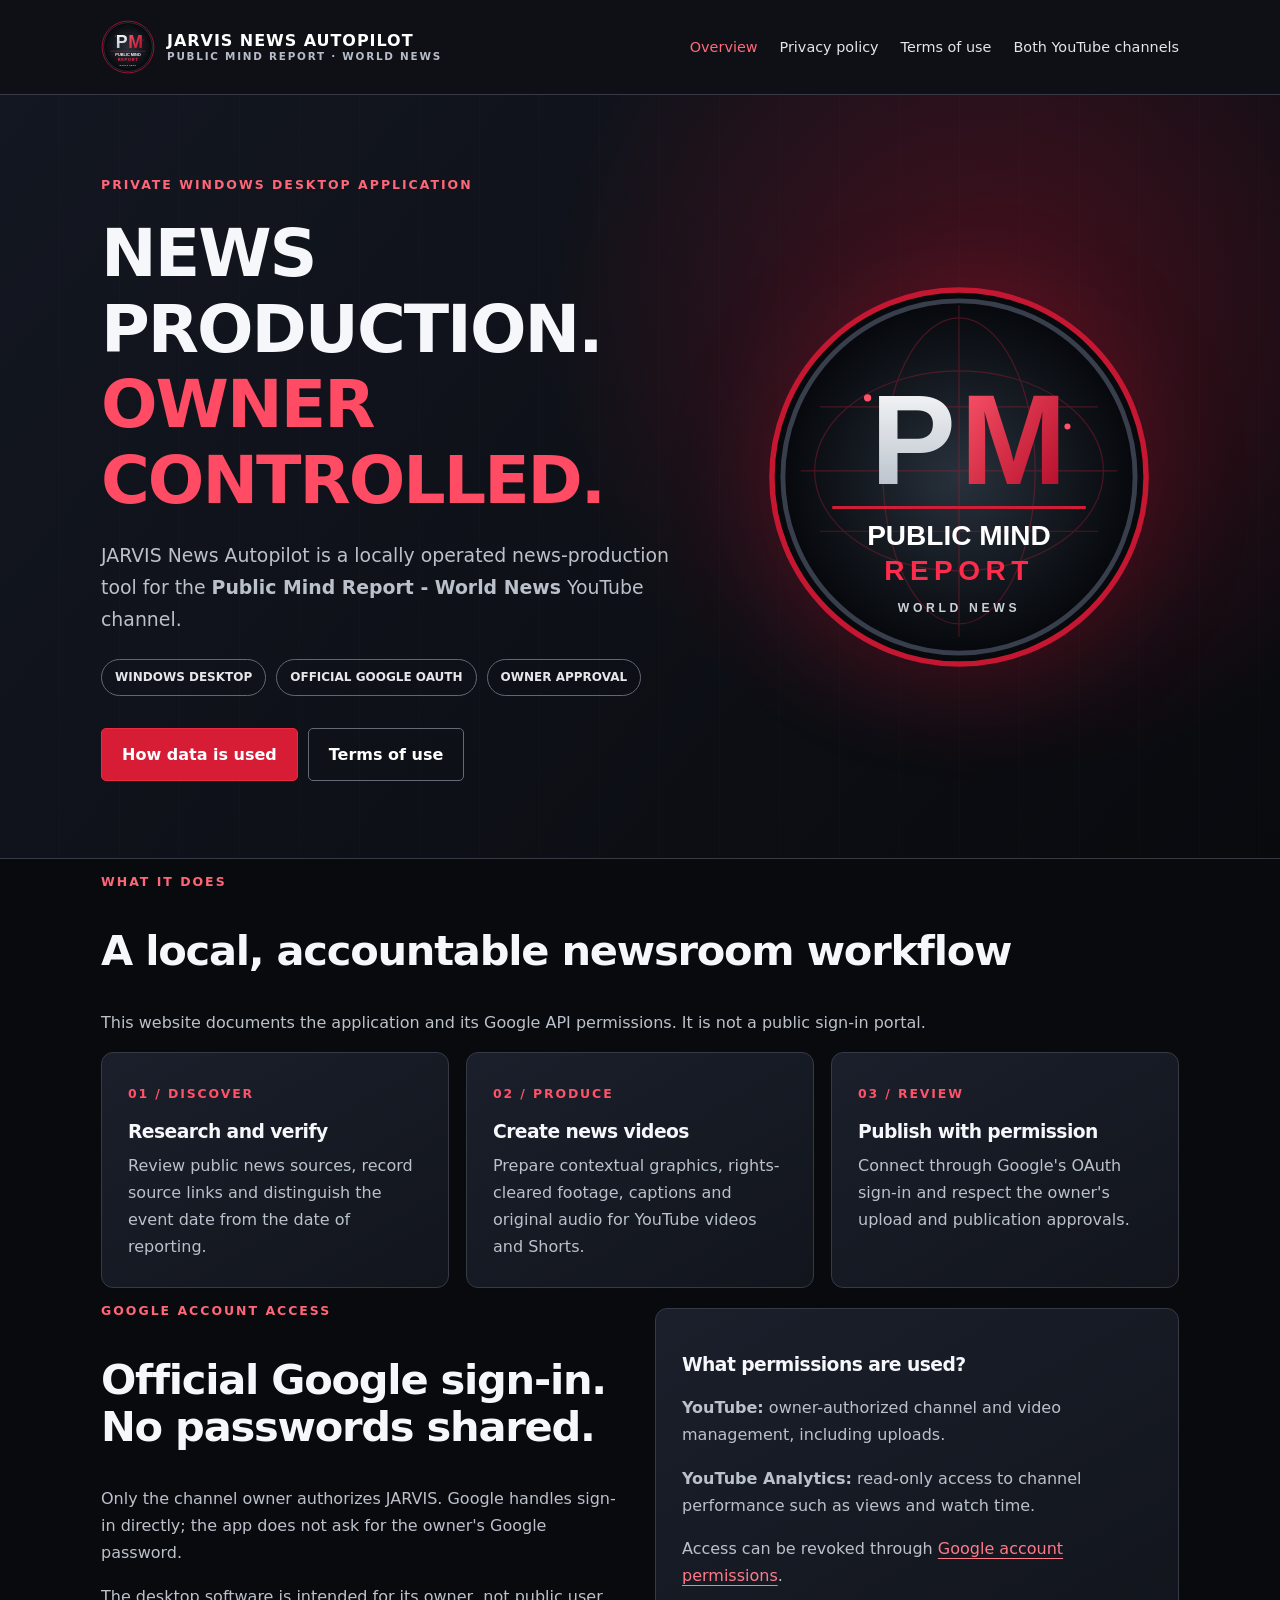
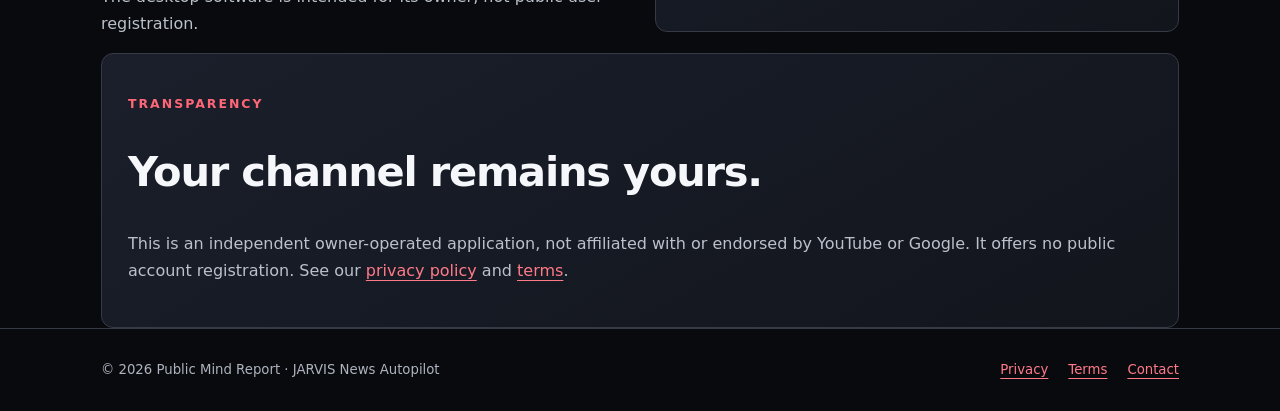
<file: app.html>
<!doctype html>
<html lang="en"><head><meta charset="utf-8"><meta name="viewport" content="width=device-width,initial-scale=1"><meta name="description" content="Private local video-news application with Google OAuth for Public Mind Report."><meta name="theme-color" content="#090a0e"><title>Official application information | JARVIS News Autopilot</title><link rel="icon" href="assets/pm-emblem.svg" type="image/svg+xml"><link rel="stylesheet" href="styles.css"><link rel="canonical" href="https://soundverse7.github.io/jarvis-news-oauth-info/app.html"></head>
<body><header><div class="shell"><a class="brand" href="index.html"><img src="assets/pm-emblem.svg" alt="Public Mind Report logo"><span>JARVIS NEWS AUTOPILOT<small>PUBLIC MIND REPORT · WORLD NEWS</small></span></a><nav aria-label="Main navigation"><a href="index.html" aria-current="page">Overview</a><a href="privacy.html" >Privacy policy</a><a href="terms.html">Terms of use</a><a href="channels.html">Both YouTube channels</a></nav></div></header><main><div class="hero"><div class="shell"><div><p class="eyebrow">Private Windows desktop application</p><h1>News production.<br><em>Owner controlled.</em></h1><p class="lead">JARVIS News Autopilot is a locally operated news-production tool for the <strong>Public Mind Report - World News</strong> YouTube channel.</p><div class="chips"><span>Windows desktop</span><span>Official Google OAuth</span><span>Owner approval</span></div><a class="button" href="privacy.html">How data is used</a><a class="button alt" href="terms.html">Terms of use</a></div><img src="assets/pm-emblem.svg" alt="Red and silver Public Mind Report globe emblem" width="390" height="390"></div></div><section class="shell"><p class="kicker">What it does</p><h2>A local, accountable newsroom workflow</h2><p>This website documents the application and its Google API permissions. It is not a public sign-in portal.</p><div class="cards"><article class="card"><strong>01 / DISCOVER</strong><h3>Research and verify</h3><p>Review public news sources, record source links and distinguish the event date from the date of reporting.</p></article><article class="card"><strong>02 / PRODUCE</strong><h3>Create news videos</h3><p>Prepare contextual graphics, rights-cleared footage, captions and original audio for YouTube videos and Shorts.</p></article><article class="card"><strong>03 / REVIEW</strong><h3>Publish with permission</h3><p>Connect through Google's OAuth sign-in and respect the owner's upload and publication approvals.</p></article></div></section><section class="shell split"><div><p class="kicker">Google account access</p><h2>Official Google sign-in. No passwords shared.</h2><p>Only the channel owner authorizes JARVIS. Google handles sign-in directly; the app does not ask for the owner's Google password.</p><p>The desktop software is intended for its owner, not public user registration.</p></div><div class="panel"><h3>What permissions are used?</h3><p><strong>YouTube:</strong> owner-authorized channel and video management, including uploads.</p><p><strong>YouTube Analytics:</strong> read-only access to channel performance such as views and watch time.</p><p>Access can be revoked through <a href="https://myaccount.google.com/permissions">Google account permissions</a>.</p></div></section><section class="shell"><div class="panel"><p class="kicker">Transparency</p><h2>Your channel remains yours.</h2><p>This is an independent owner-operated application, not affiliated with or endorsed by YouTube or Google. It offers no public account registration. See our <a href="privacy.html">privacy policy</a> and <a href="terms.html">terms</a>.</p></div></section></main><footer><div class="shell"><span>© 2026 Public Mind Report · JARVIS News Autopilot</span><div class="footer-links"><a href="privacy.html">Privacy</a><a href="terms.html">Terms</a><a href="https://github.com/SoundVerse7/jarvis-news-oauth-info/issues">Contact</a></div></div></footer></body></html>
</file>
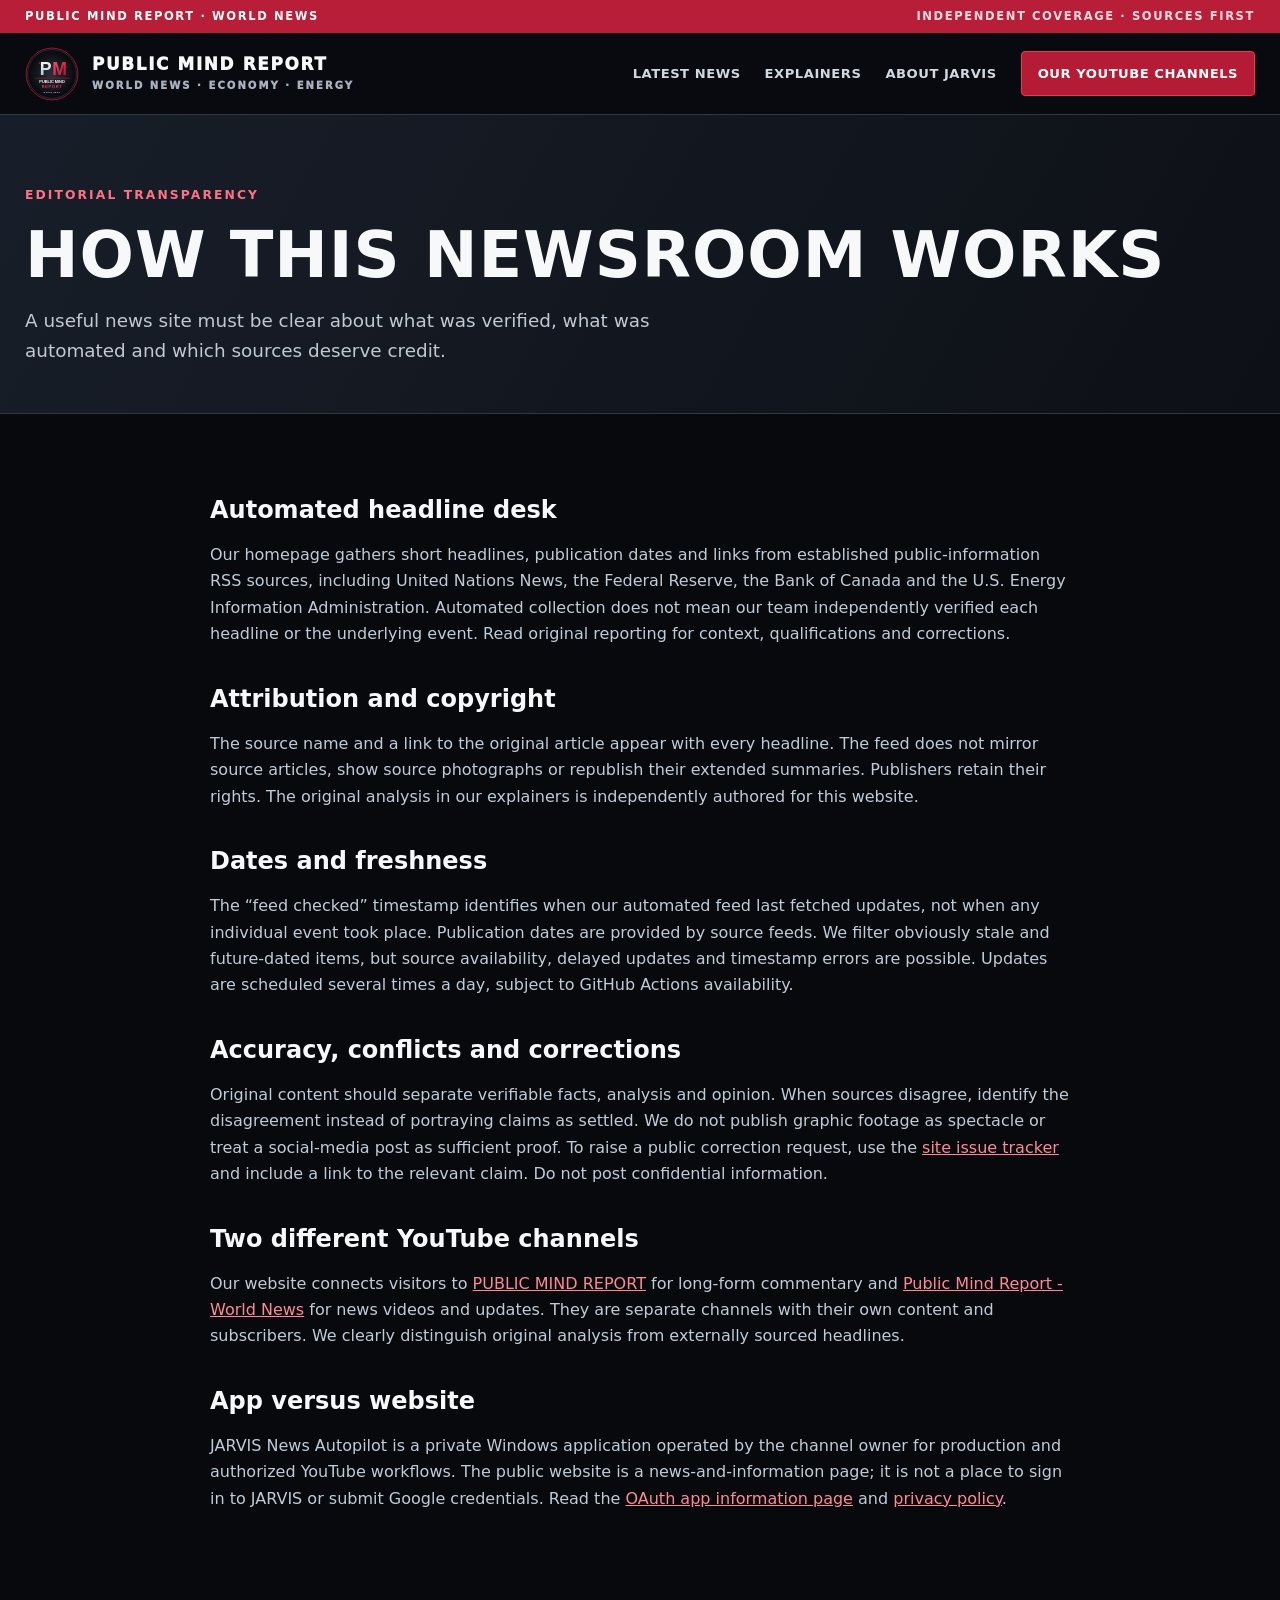
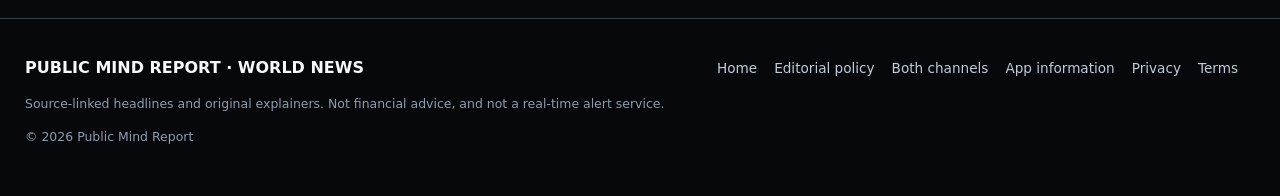
<file: editorial.html>
<!doctype html><html lang="en"><head><meta charset="utf-8"><meta name="viewport" content="width=device-width,initial-scale=1"><meta name="theme-color" content="#08090d"><meta name="description" content="Editorial transparency and source standards for the Public Mind Report automated headline desk and original explainers."><title>Editorial policy | Public Mind Report</title><link rel="icon" type="image/svg+xml" href="assets/pm-emblem.svg"><link rel="stylesheet" href="assets/newsroom.css"></head><body><div class="topline"><div class="container"><span>PUBLIC MIND REPORT · WORLD NEWS</span><span>Independent coverage · Sources first</span></div></div><header class="sitehead"><div class="container headrow"><a class="brand" href="index.html"><img class="brand-logo" src="assets/pm-emblem.svg" alt="PM logo"><span>PUBLIC MIND REPORT<small>WORLD NEWS · ECONOMY · ENERGY</small></span></a><nav class="nav" aria-label="Main navigation"><a href="index.html#news">Latest news</a><a href="insights.html" >Explainers</a><a href="app.html">About JARVIS</a><a class="nav-cta" href="channels.html">Our YouTube channels</a></nav></div></header><main><div class="page-head"><div class="container"><span class="eyebrow">EDITORIAL TRANSPARENCY</span><h1>How this newsroom works</h1><p class="lead">A useful news site must be clear about what was verified, what was automated and which sources deserve credit.</p></div></div><div class="container content"><h2>Automated headline desk</h2><p>Our homepage gathers short headlines, publication dates and links from established public-information RSS sources, including United Nations News, the Federal Reserve, the Bank of Canada and the U.S. Energy Information Administration. Automated collection does not mean our team independently verified each headline or the underlying event. Read original reporting for context, qualifications and corrections.</p><h2>Attribution and copyright</h2><p>The source name and a link to the original article appear with every headline. The feed does not mirror source articles, show source photographs or republish their extended summaries. Publishers retain their rights. The original analysis in our explainers is independently authored for this website.</p><h2>Dates and freshness</h2><p>The “feed checked” timestamp identifies when our automated feed last fetched updates, not when any individual event took place. Publication dates are provided by source feeds. We filter obviously stale and future-dated items, but source availability, delayed updates and timestamp errors are possible. Updates are scheduled several times a day, subject to GitHub Actions availability.</p><h2>Accuracy, conflicts and corrections</h2><p>Original content should separate verifiable facts, analysis and opinion. When sources disagree, identify the disagreement instead of portraying claims as settled. We do not publish graphic footage as spectacle or treat a social-media post as sufficient proof. To raise a public correction request, use the <a href="https://github.com/SoundVerse7/jarvis-news-oauth-info/issues/new?title=Editorial%20correction" rel="noopener noreferrer" target="_blank">site issue tracker</a> and include a link to the relevant claim. Do not post confidential information.</p><h2>Two different YouTube channels</h2><p>Our website connects visitors to <a href="https://www.youtube.com/@PUBLICMINDREPORT" target="_blank" rel="noopener noreferrer">PUBLIC MIND REPORT</a> for long-form commentary and <a href="https://www.youtube.com/@PublicMindReportNews" target="_blank" rel="noopener noreferrer">Public Mind Report - World News</a> for news videos and updates. They are separate channels with their own content and subscribers. We clearly distinguish original analysis from externally sourced headlines.</p><h2>App versus website</h2><p>JARVIS News Autopilot is a private Windows application operated by the channel owner for production and authorized YouTube workflows. The public website is a news-and-information page; it is not a place to sign in to JARVIS or submit Google credentials. Read the <a href="app.html">OAuth app information page</a> and <a href="privacy.html">privacy policy</a>.</p></div></main><footer class="sitefooter"><div class="container footergrid"><div><strong>PUBLIC MIND REPORT · WORLD NEWS</strong><p>Source-linked headlines and original explainers. Not financial advice, and not a real-time alert service.</p><p>© 2026 Public Mind Report</p></div><div><a href="index.html">Home</a><a href="editorial.html">Editorial policy</a><a href="channels.html">Both channels</a><a href="app.html">App information</a><a href="privacy.html">Privacy</a><a href="terms.html">Terms</a></div></div></footer></body></html>
</file>
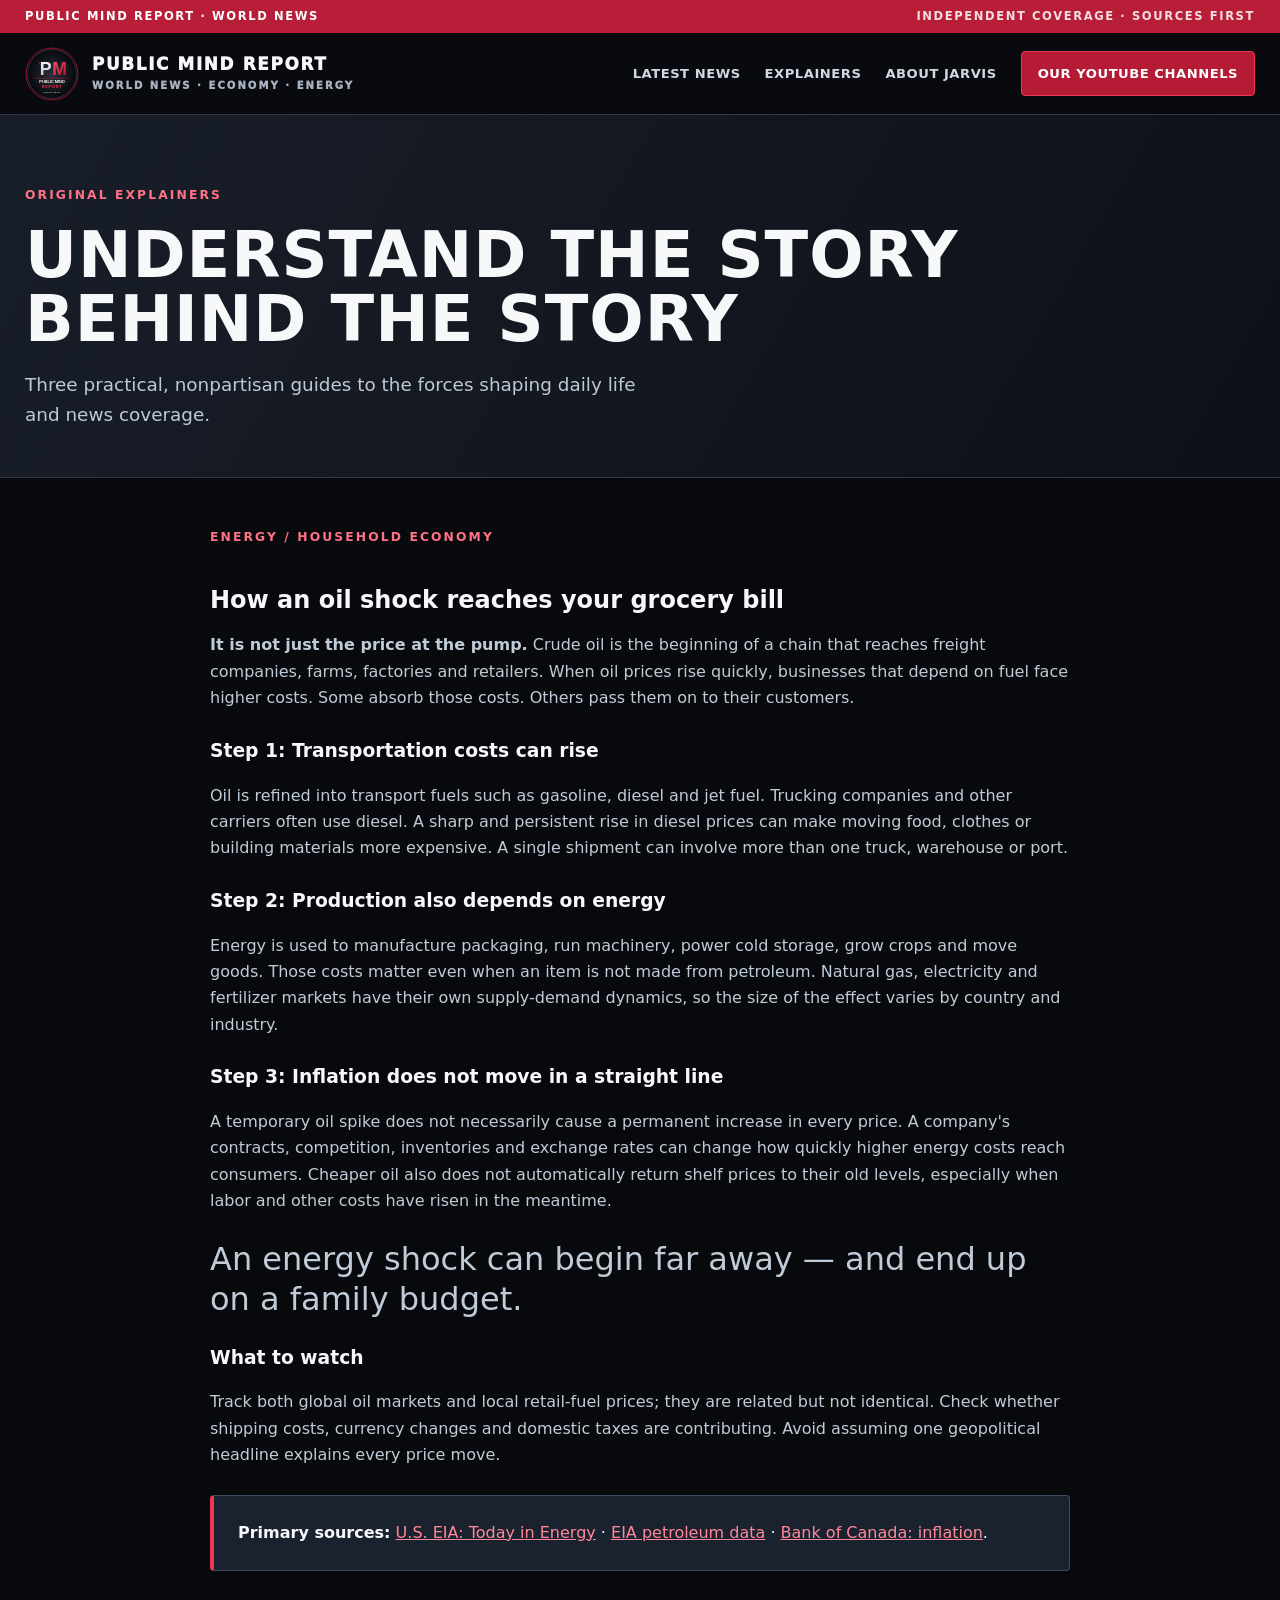
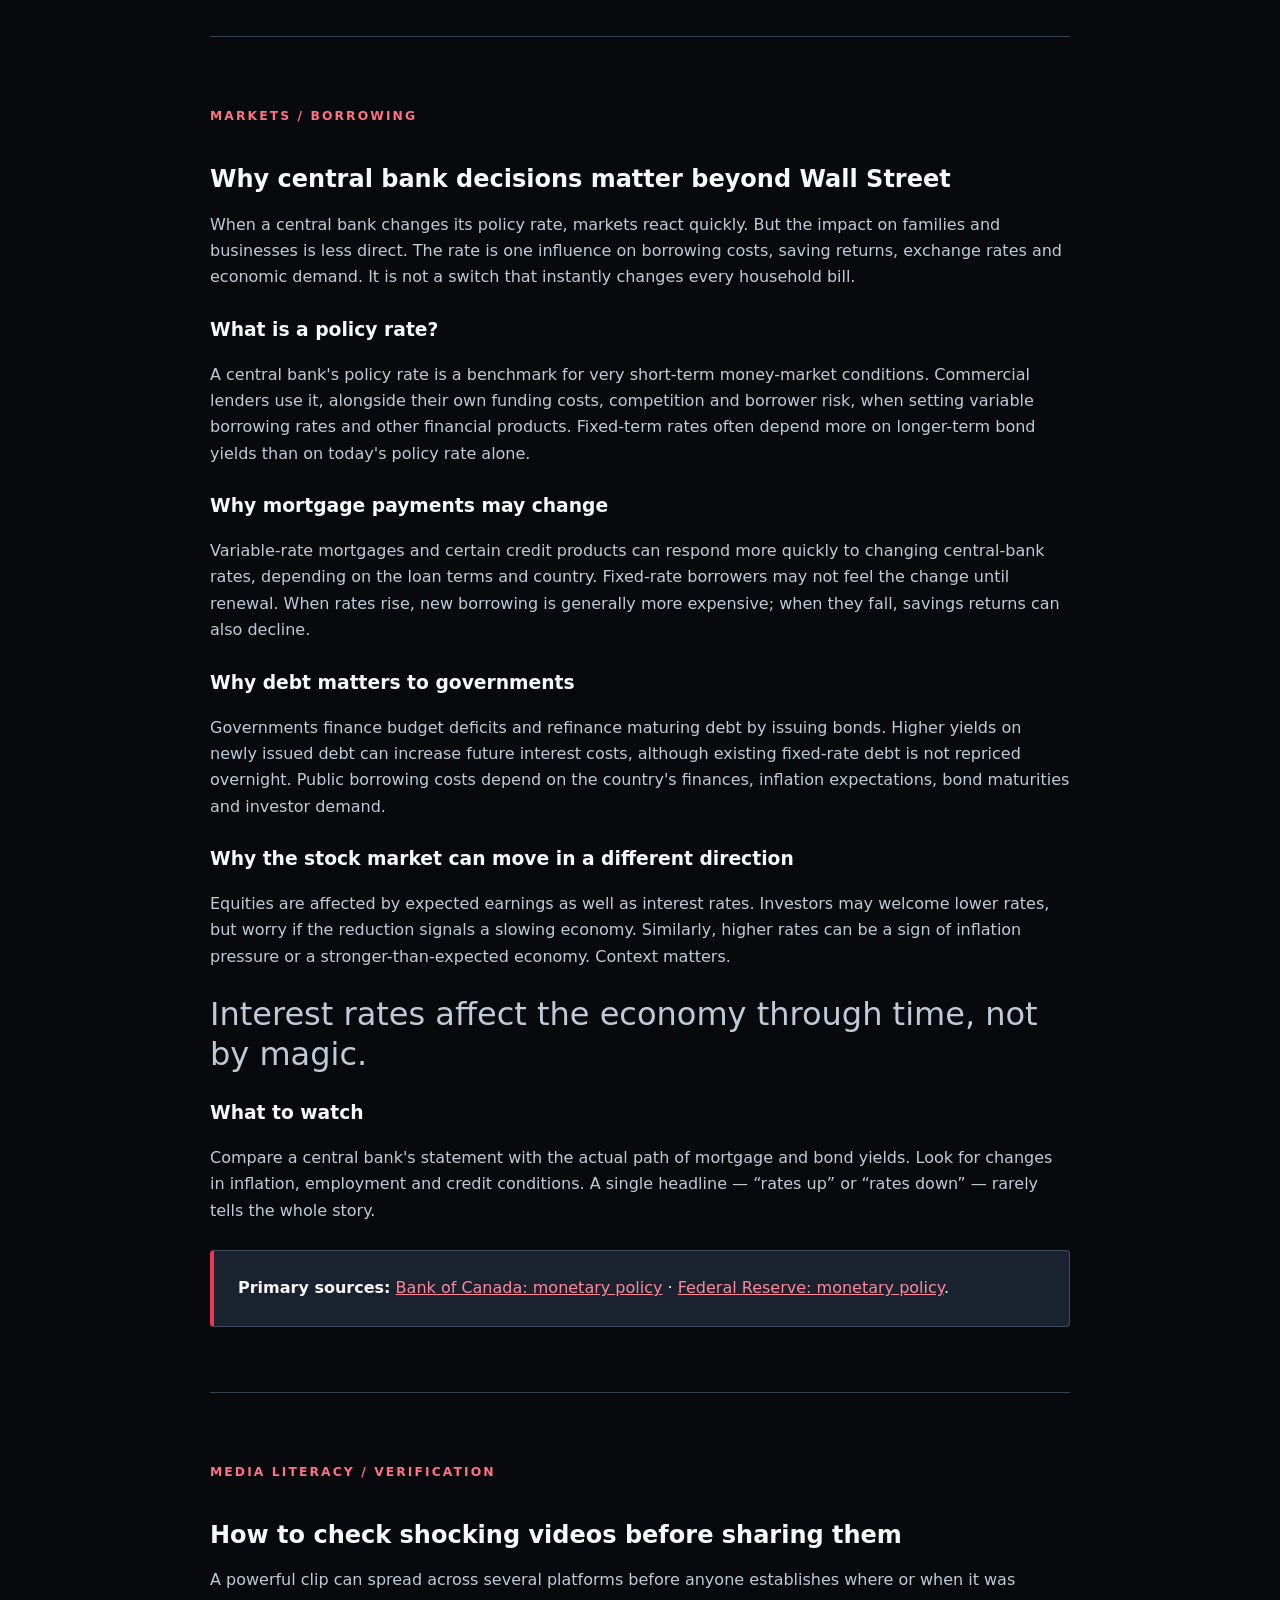
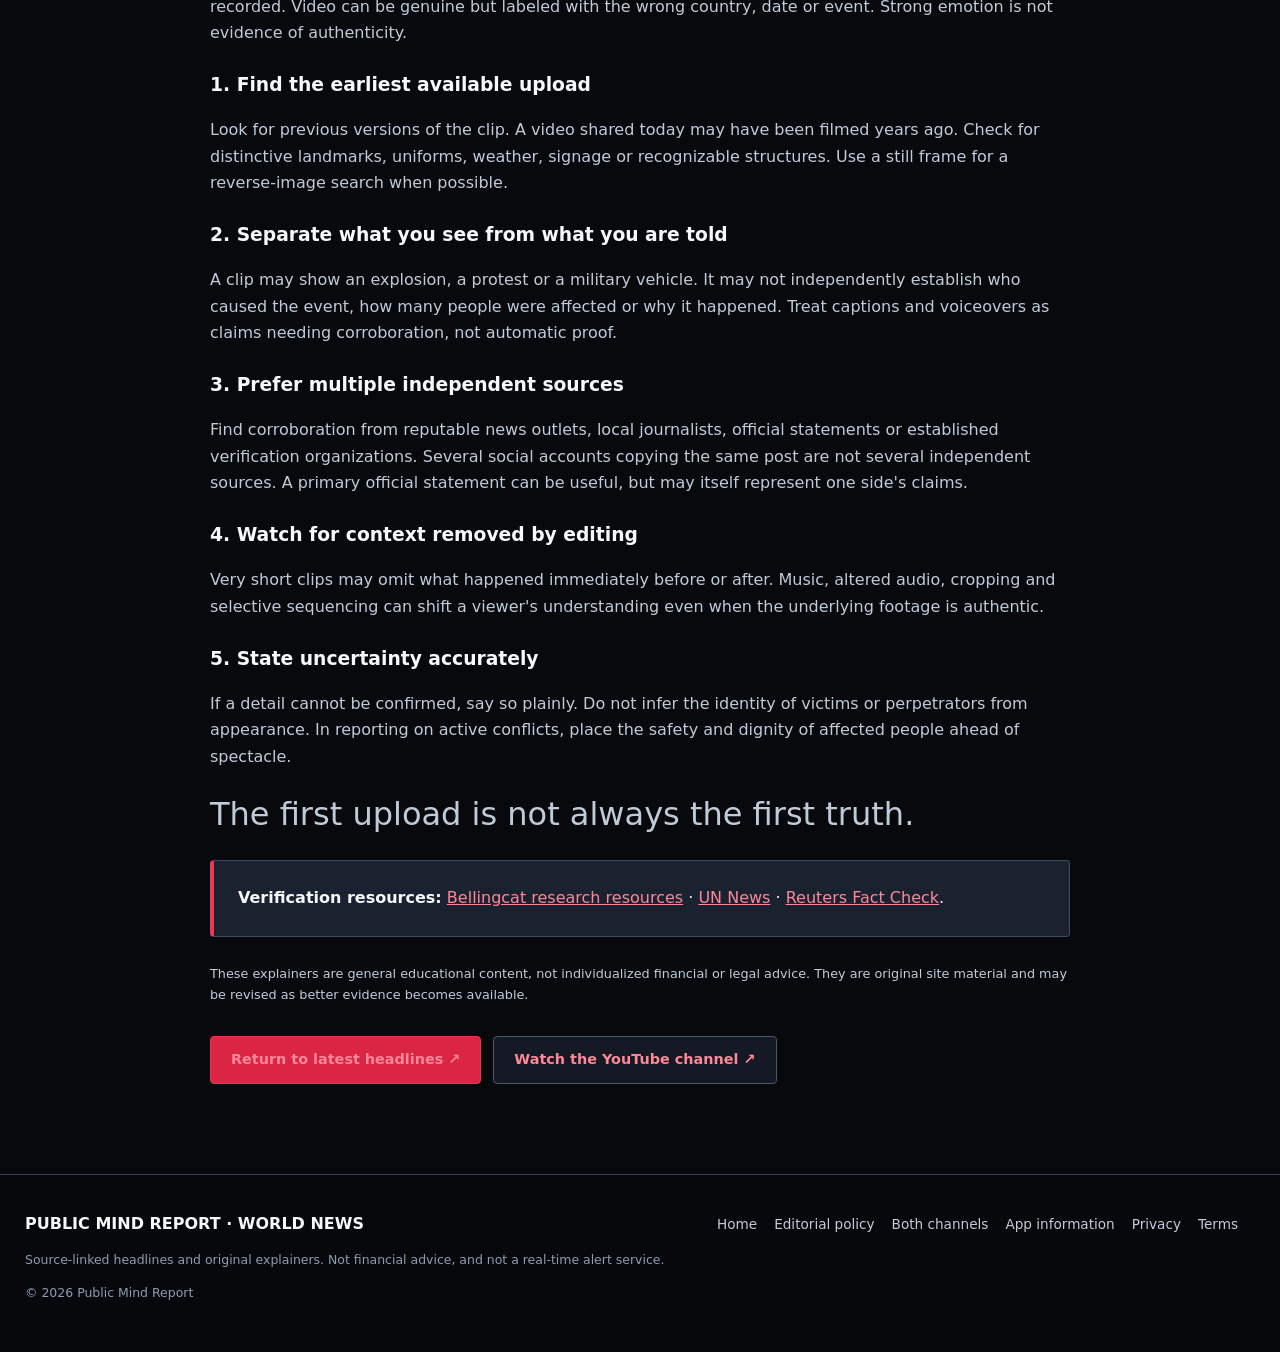
<file: insights.html>
<!doctype html><html lang="en"><head><meta charset="utf-8"><meta name="viewport" content="width=device-width,initial-scale=1"><meta name="theme-color" content="#08090d"><meta name="description" content="Original plain-language explainers about oil-price shocks, interest rates, and verifying news footage."><title>Original explainers | Public Mind Report</title><link rel="icon" type="image/svg+xml" href="assets/pm-emblem.svg"><link rel="stylesheet" href="assets/newsroom.css"></head><body><div class="topline"><div class="container"><span>PUBLIC MIND REPORT · WORLD NEWS</span><span>Independent coverage · Sources first</span></div></div><header class="sitehead"><div class="container headrow"><a class="brand" href="index.html"><img class="brand-logo" src="assets/pm-emblem.svg" alt="PM logo"><span>PUBLIC MIND REPORT<small>WORLD NEWS · ECONOMY · ENERGY</small></span></a><nav class="nav" aria-label="Main navigation"><a href="index.html#news">Latest news</a><a href="insights.html" aria-current="page">Explainers</a><a href="app.html">About JARVIS</a><a class="nav-cta" href="channels.html">Our YouTube channels</a></nav></div></header><main><div class="page-head"><div class="container"><span class="eyebrow">ORIGINAL EXPLAINERS</span><h1>Understand the story<br>behind the story</h1><p class="lead">Three practical, nonpartisan guides to the forces shaping daily life and news coverage.</p></div></div><div class="container content">
<article id="oil"><span class="eyebrow">ENERGY / HOUSEHOLD ECONOMY</span><h2>How an oil shock reaches your grocery bill</h2><p><strong>It is not just the price at the pump.</strong> Crude oil is the beginning of a chain that reaches freight companies, farms, factories and retailers. When oil prices rise quickly, businesses that depend on fuel face higher costs. Some absorb those costs. Others pass them on to their customers.</p><h3>Step 1: Transportation costs can rise</h3><p>Oil is refined into transport fuels such as gasoline, diesel and jet fuel. Trucking companies and other carriers often use diesel. A sharp and persistent rise in diesel prices can make moving food, clothes or building materials more expensive. A single shipment can involve more than one truck, warehouse or port.</p><h3>Step 2: Production also depends on energy</h3><p>Energy is used to manufacture packaging, run machinery, power cold storage, grow crops and move goods. Those costs matter even when an item is not made from petroleum. Natural gas, electricity and fertilizer markets have their own supply-demand dynamics, so the size of the effect varies by country and industry.</p><h3>Step 3: Inflation does not move in a straight line</h3><p>A temporary oil spike does not necessarily cause a permanent increase in every price. A company's contracts, competition, inventories and exchange rates can change how quickly higher energy costs reach consumers. Cheaper oil also does not automatically return shelf prices to their old levels, especially when labor and other costs have risen in the meantime.</p><p class="figure-pull">An energy shock can begin far away — and end up on a family budget.</p><h3>What to watch</h3><p>Track both global oil markets and local retail-fuel prices; they are related but not identical. Check whether shipping costs, currency changes and domestic taxes are contributing. Avoid assuming one geopolitical headline explains every price move.</p><div class="callout"><strong>Primary sources:</strong> <a href="https://www.eia.gov/todayinenergy/" target="_blank" rel="noopener noreferrer">U.S. EIA: Today in Energy</a> · <a href="https://www.eia.gov/petroleum/" target="_blank" rel="noopener noreferrer">EIA petroleum data</a> · <a href="https://www.bankofcanada.ca/core-functions/monetary-policy/inflation/" target="_blank" rel="noopener noreferrer">Bank of Canada: inflation</a>.</div></article>
<hr style="border:0;border-top:1px solid #354051;margin:65px 0">
<article id="rates"><span class="eyebrow">MARKETS / BORROWING</span><h2>Why central bank decisions matter beyond Wall Street</h2><p>When a central bank changes its policy rate, markets react quickly. But the impact on families and businesses is less direct. The rate is one influence on borrowing costs, saving returns, exchange rates and economic demand. It is not a switch that instantly changes every household bill.</p><h3>What is a policy rate?</h3><p>A central bank's policy rate is a benchmark for very short-term money-market conditions. Commercial lenders use it, alongside their own funding costs, competition and borrower risk, when setting variable borrowing rates and other financial products. Fixed-term rates often depend more on longer-term bond yields than on today's policy rate alone.</p><h3>Why mortgage payments may change</h3><p>Variable-rate mortgages and certain credit products can respond more quickly to changing central-bank rates, depending on the loan terms and country. Fixed-rate borrowers may not feel the change until renewal. When rates rise, new borrowing is generally more expensive; when they fall, savings returns can also decline.</p><h3>Why debt matters to governments</h3><p>Governments finance budget deficits and refinance maturing debt by issuing bonds. Higher yields on newly issued debt can increase future interest costs, although existing fixed-rate debt is not repriced overnight. Public borrowing costs depend on the country's finances, inflation expectations, bond maturities and investor demand.</p><h3>Why the stock market can move in a different direction</h3><p>Equities are affected by expected earnings as well as interest rates. Investors may welcome lower rates, but worry if the reduction signals a slowing economy. Similarly, higher rates can be a sign of inflation pressure or a stronger-than-expected economy. Context matters.</p><p class="figure-pull">Interest rates affect the economy through time, not by magic.</p><h3>What to watch</h3><p>Compare a central bank's statement with the actual path of mortgage and bond yields. Look for changes in inflation, employment and credit conditions. A single headline — “rates up” or “rates down” — rarely tells the whole story.</p><div class="callout"><strong>Primary sources:</strong> <a href="https://www.bankofcanada.ca/core-functions/monetary-policy/" target="_blank" rel="noopener noreferrer">Bank of Canada: monetary policy</a> · <a href="https://www.federalreserve.gov/monetarypolicy.htm" target="_blank" rel="noopener noreferrer">Federal Reserve: monetary policy</a>.</div></article>
<hr style="border:0;border-top:1px solid #354051;margin:65px 0">
<article id="footage"><span class="eyebrow">MEDIA LITERACY / VERIFICATION</span><h2>How to check shocking videos before sharing them</h2><p>A powerful clip can spread across several platforms before anyone establishes where or when it was recorded. Video can be genuine but labeled with the wrong country, date or event. Strong emotion is not evidence of authenticity.</p><h3>1. Find the earliest available upload</h3><p>Look for previous versions of the clip. A video shared today may have been filmed years ago. Check for distinctive landmarks, uniforms, weather, signage or recognizable structures. Use a still frame for a reverse-image search when possible.</p><h3>2. Separate what you see from what you are told</h3><p>A clip may show an explosion, a protest or a military vehicle. It may not independently establish who caused the event, how many people were affected or why it happened. Treat captions and voiceovers as claims needing corroboration, not automatic proof.</p><h3>3. Prefer multiple independent sources</h3><p>Find corroboration from reputable news outlets, local journalists, official statements or established verification organizations. Several social accounts copying the same post are not several independent sources. A primary official statement can be useful, but may itself represent one side's claims.</p><h3>4. Watch for context removed by editing</h3><p>Very short clips may omit what happened immediately before or after. Music, altered audio, cropping and selective sequencing can shift a viewer's understanding even when the underlying footage is authentic.</p><h3>5. State uncertainty accurately</h3><p>If a detail cannot be confirmed, say so plainly. Do not infer the identity of victims or perpetrators from appearance. In reporting on active conflicts, place the safety and dignity of affected people ahead of spectacle.</p><p class="figure-pull">The first upload is not always the first truth.</p><div class="callout"><strong>Verification resources:</strong> <a href="https://www.bellingcat.com/resources/" target="_blank" rel="noopener noreferrer">Bellingcat research resources</a> · <a href="https://news.un.org/en/" target="_blank" rel="noopener noreferrer">UN News</a> · <a href="https://www.reuters.com/fact-check/" target="_blank" rel="noopener noreferrer">Reuters Fact Check</a>.</div></article>
<p class="disclosure">These explainers are general educational content, not individualized financial or legal advice. They are original site material and may be revised as better evidence becomes available.</p>
<div class="hero-actions"><a class="btn" href="index.html#news">Return to latest headlines ↗</a><a class="btn btn-outline" href="https://www.youtube.com/channel/UCc3QJDTVAvImoGQSHOHTu3Q?sub_confirmation=1" target="_blank" rel="noopener noreferrer">Watch the YouTube channel ↗</a></div>
</div></main><footer class="sitefooter"><div class="container footergrid"><div><strong>PUBLIC MIND REPORT · WORLD NEWS</strong><p>Source-linked headlines and original explainers. Not financial advice, and not a real-time alert service.</p><p>© 2026 Public Mind Report</p></div><div><a href="index.html">Home</a><a href="editorial.html">Editorial policy</a><a href="channels.html">Both channels</a><a href="app.html">App information</a><a href="privacy.html">Privacy</a><a href="terms.html">Terms</a></div></div></footer></body></html>
</file>
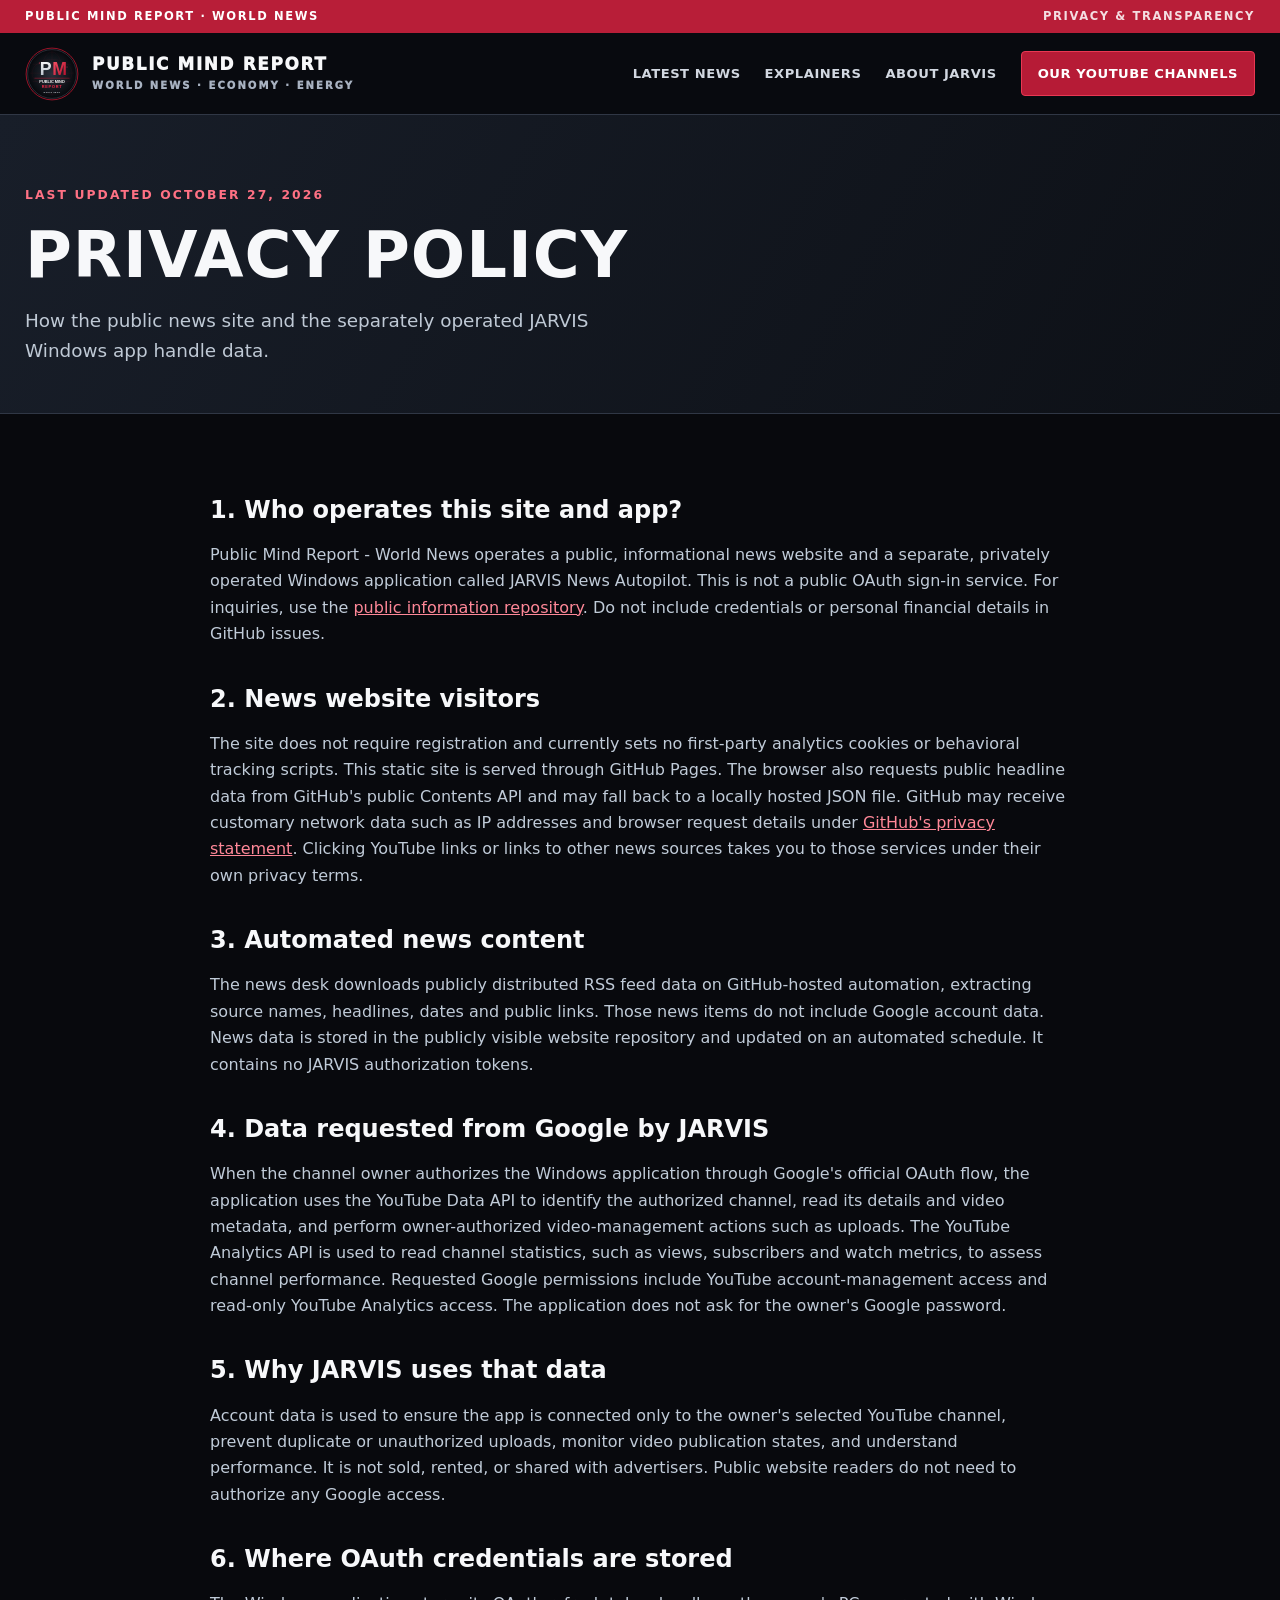
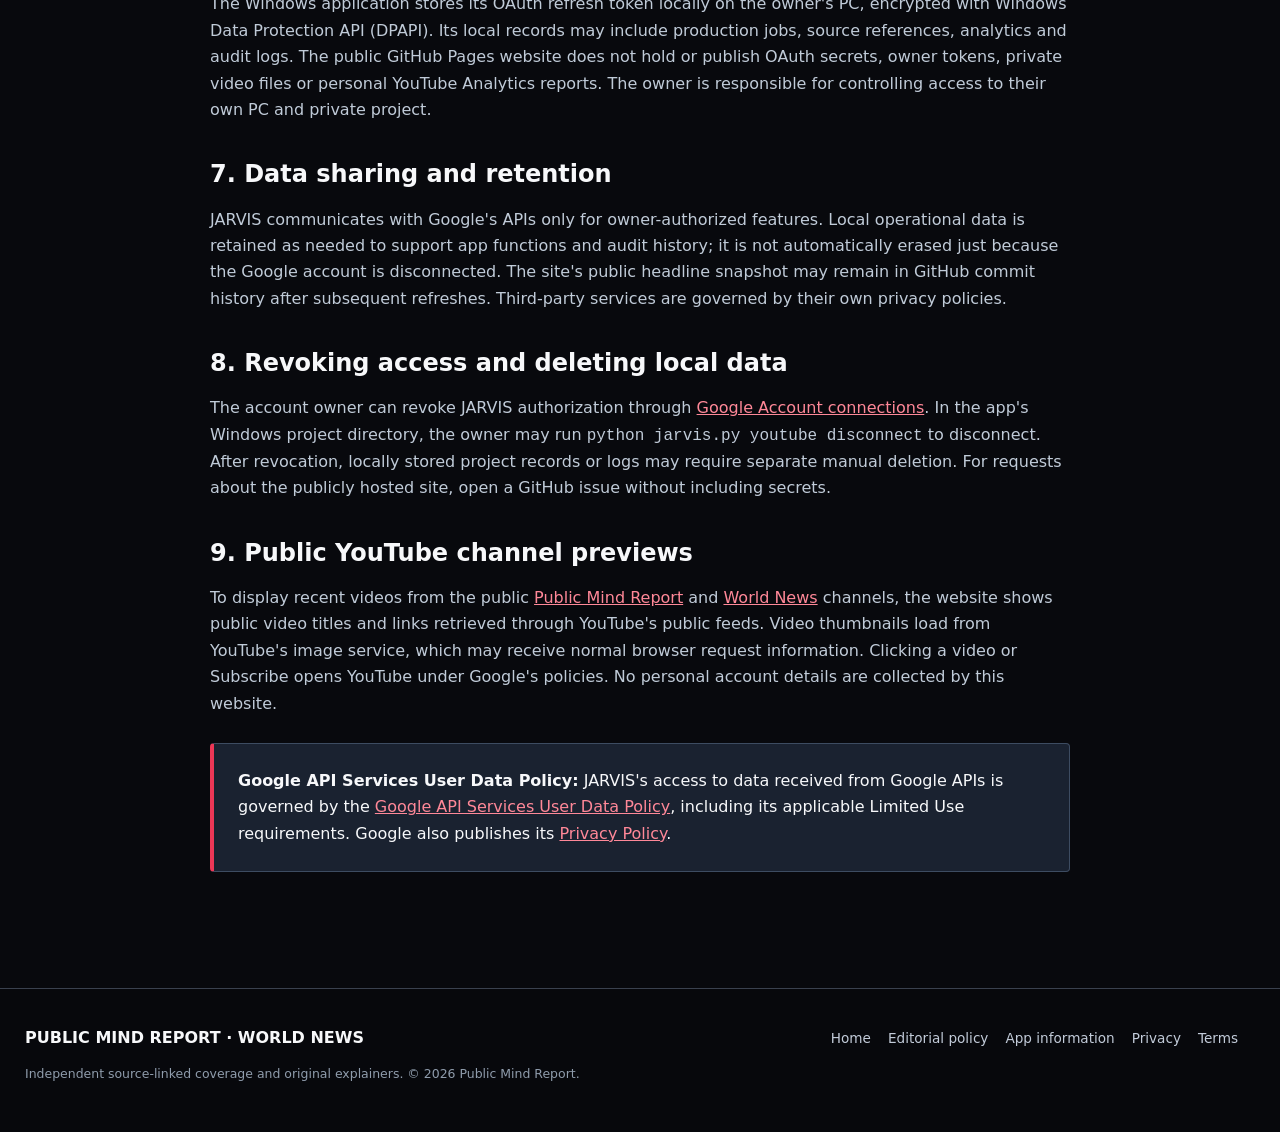
<file: privacy.html>
<!doctype html><html lang="en"><head><meta charset="utf-8"><meta name="viewport" content="width=device-width,initial-scale=1"><meta name="description" content="Privacy details for visitors to Public Mind Report and the JARVIS News Autopilot desktop app."><meta name="theme-color" content="#08090d"><title>Privacy Policy | Public Mind Report</title><link rel="icon" type="image/svg+xml" href="assets/pm-emblem.svg"><link rel="stylesheet" href="assets/newsroom.css"></head><body><div class="topline"><div class="container"><span>PUBLIC MIND REPORT · WORLD NEWS</span><span>Privacy & transparency</span></div></div><header class="sitehead"><div class="container headrow"><a class="brand" href="index.html"><img class="brand-logo" src="assets/pm-emblem.svg" alt="Public Mind Report logo"><span>PUBLIC MIND REPORT<small>WORLD NEWS · ECONOMY · ENERGY</small></span></a><nav class="nav" aria-label="Main navigation"><a href="index.html#news">Latest news</a><a href="insights.html">Explainers</a><a href="app.html">About JARVIS</a><a class="nav-cta" href="channels.html">Our YouTube channels</a></nav></div></header><main><div class="page-head"><div class="container"><span class="eyebrow">LAST UPDATED OCTOBER 27, 2026</span><h1>Privacy policy</h1><p class="lead">How the public news site and the separately operated JARVIS Windows app handle data.</p></div></div><div class="container content">
<h2>1. Who operates this site and app?</h2><p>Public Mind Report - World News operates a public, informational news website and a separate, privately operated Windows application called JARVIS News Autopilot. This is not a public OAuth sign-in service. For inquiries, use the <a href="https://github.com/SoundVerse7/jarvis-news-oauth-info/issues" rel="noopener noreferrer" target="_blank">public information repository</a>. Do not include credentials or personal financial details in GitHub issues.</p>
<h2>2. News website visitors</h2><p>The site does not require registration and currently sets no first-party analytics cookies or behavioral tracking scripts. This static site is served through GitHub Pages. The browser also requests public headline data from GitHub's public Contents API and may fall back to a locally hosted JSON file. GitHub may receive customary network data such as IP addresses and browser request details under <a href="https://docs.github.com/en/site-policy/privacy-policies/github-general-privacy-statement" target="_blank" rel="noopener noreferrer">GitHub's privacy statement</a>. Clicking YouTube links or links to other news sources takes you to those services under their own privacy terms.</p>
<h2>3. Automated news content</h2><p>The news desk downloads publicly distributed RSS feed data on GitHub-hosted automation, extracting source names, headlines, dates and public links. Those news items do not include Google account data. News data is stored in the publicly visible website repository and updated on an automated schedule. It contains no JARVIS authorization tokens.</p>
<h2>4. Data requested from Google by JARVIS</h2><p>When the channel owner authorizes the Windows application through Google's official OAuth flow, the application uses the YouTube Data API to identify the authorized channel, read its details and video metadata, and perform owner-authorized video-management actions such as uploads. The YouTube Analytics API is used to read channel statistics, such as views, subscribers and watch metrics, to assess channel performance. Requested Google permissions include YouTube account-management access and read-only YouTube Analytics access. The application does not ask for the owner's Google password.</p>
<h2>5. Why JARVIS uses that data</h2><p>Account data is used to ensure the app is connected only to the owner's selected YouTube channel, prevent duplicate or unauthorized uploads, monitor video publication states, and understand performance. It is not sold, rented, or shared with advertisers. Public website readers do not need to authorize any Google access.</p>
<h2>6. Where OAuth credentials are stored</h2><p>The Windows application stores its OAuth refresh token locally on the owner's PC, encrypted with Windows Data Protection API (DPAPI). Its local records may include production jobs, source references, analytics and audit logs. The public GitHub Pages website does not hold or publish OAuth secrets, owner tokens, private video files or personal YouTube Analytics reports. The owner is responsible for controlling access to their own PC and private project.</p>
<h2>7. Data sharing and retention</h2><p>JARVIS communicates with Google's APIs only for owner-authorized features. Local operational data is retained as needed to support app functions and audit history; it is not automatically erased just because the Google account is disconnected. The site's public headline snapshot may remain in GitHub commit history after subsequent refreshes. Third-party services are governed by their own privacy policies.</p>
<h2>8. Revoking access and deleting local data</h2><p>The account owner can revoke JARVIS authorization through <a href="https://myaccount.google.com/permissions" target="_blank" rel="noopener noreferrer">Google Account connections</a>. In the app's Windows project directory, the owner may run <code>python jarvis.py youtube disconnect</code> to disconnect. After revocation, locally stored project records or logs may require separate manual deletion. For requests about the publicly hosted site, open a GitHub issue without including secrets.</p>
<h2>9. Public YouTube channel previews</h2><p>To display recent videos from the public <a href="https://www.youtube.com/@PUBLICMINDREPORT" target="_blank" rel="noopener noreferrer">Public Mind Report</a> and <a href="https://www.youtube.com/@PublicMindReportNews" target="_blank" rel="noopener noreferrer">World News</a> channels, the website shows public video titles and links retrieved through YouTube's public feeds. Video thumbnails load from YouTube's image service, which may receive normal browser request information. Clicking a video or Subscribe opens YouTube under Google's policies. No personal account details are collected by this website.</p><div class="callout"><strong>Google API Services User Data Policy:</strong> JARVIS's access to data received from Google APIs is governed by the <a href="https://developers.google.com/terms/api-services-user-data-policy" target="_blank" rel="noopener noreferrer">Google API Services User Data Policy</a>, including its applicable Limited Use requirements. Google also publishes its <a href="https://policies.google.com/privacy" target="_blank" rel="noopener noreferrer">Privacy Policy</a>.</div></div></main><footer class="sitefooter"><div class="container footergrid"><div><strong>PUBLIC MIND REPORT · WORLD NEWS</strong><p>Independent source-linked coverage and original explainers. © 2026 Public Mind Report.</p></div><div><a href="index.html">Home</a><a href="editorial.html">Editorial policy</a><a href="app.html">App information</a><a href="privacy.html">Privacy</a><a href="terms.html">Terms</a></div></div></footer></body></html>
</file>
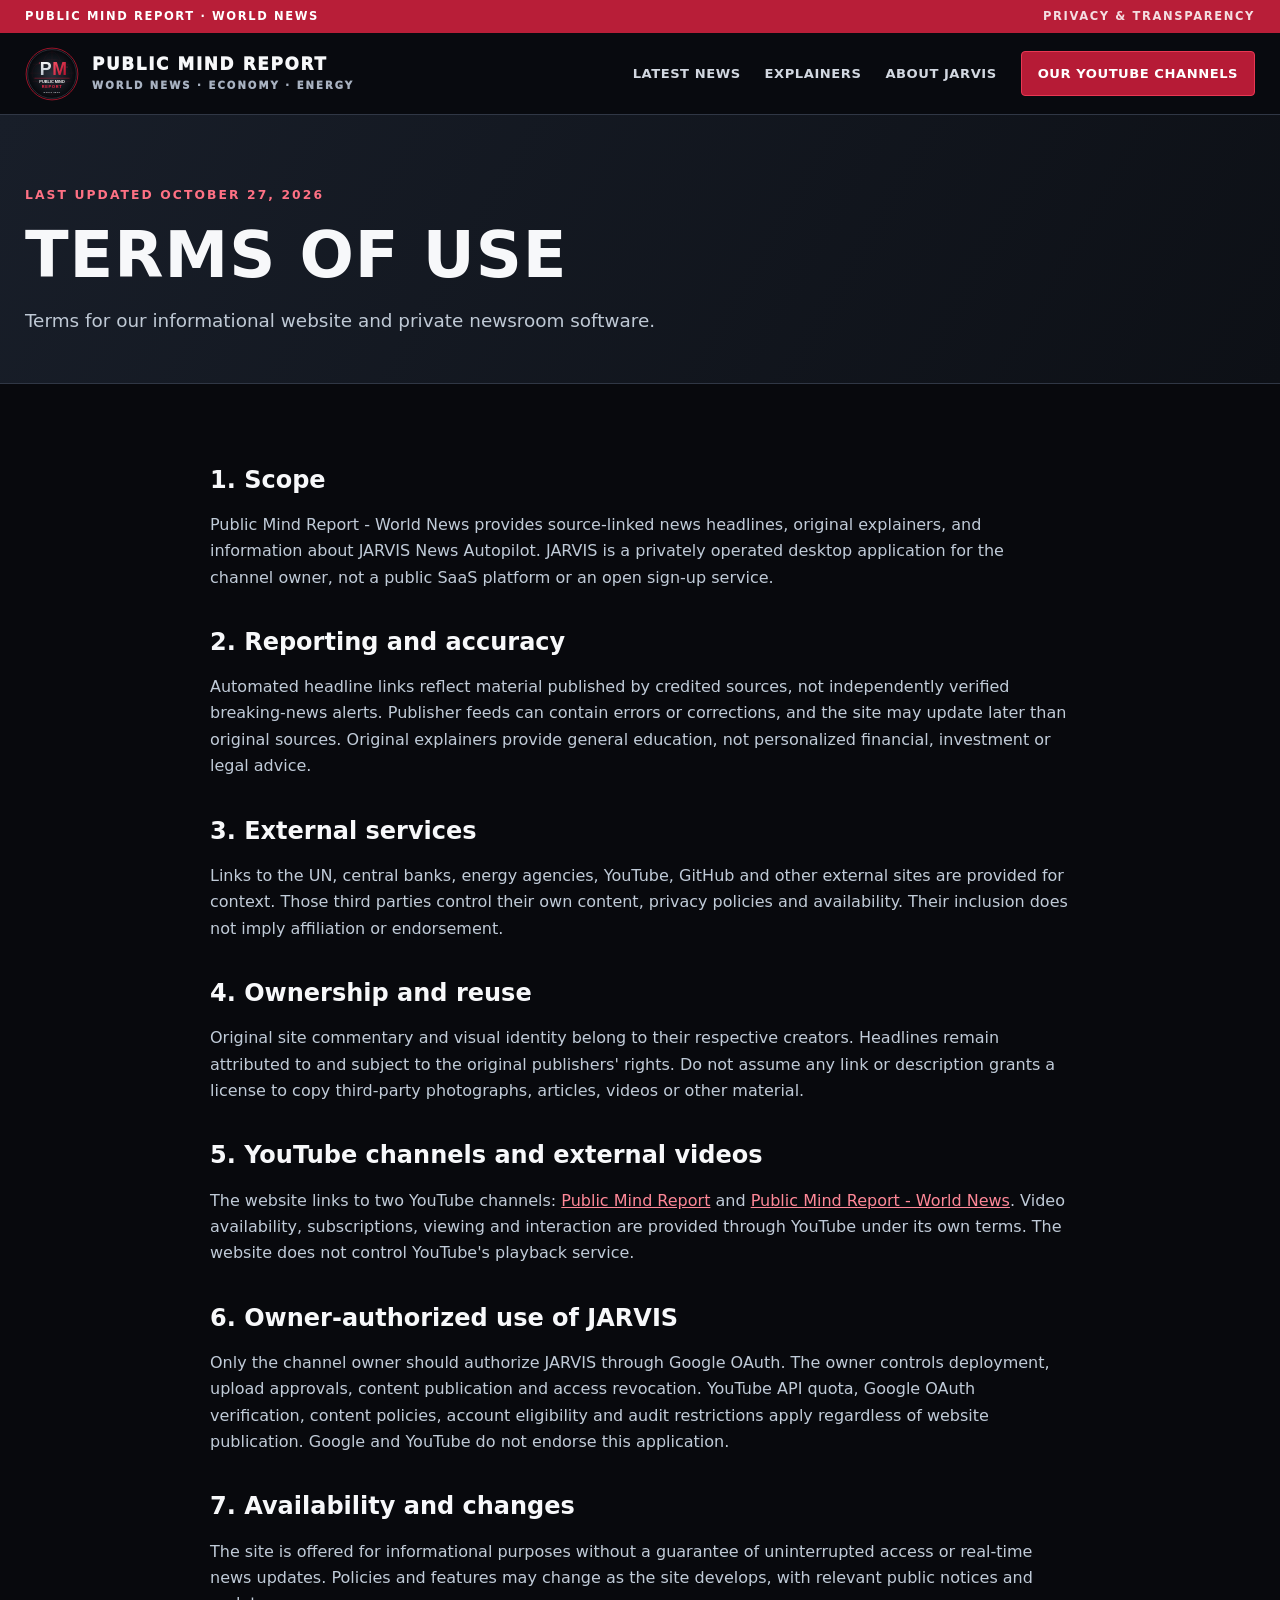
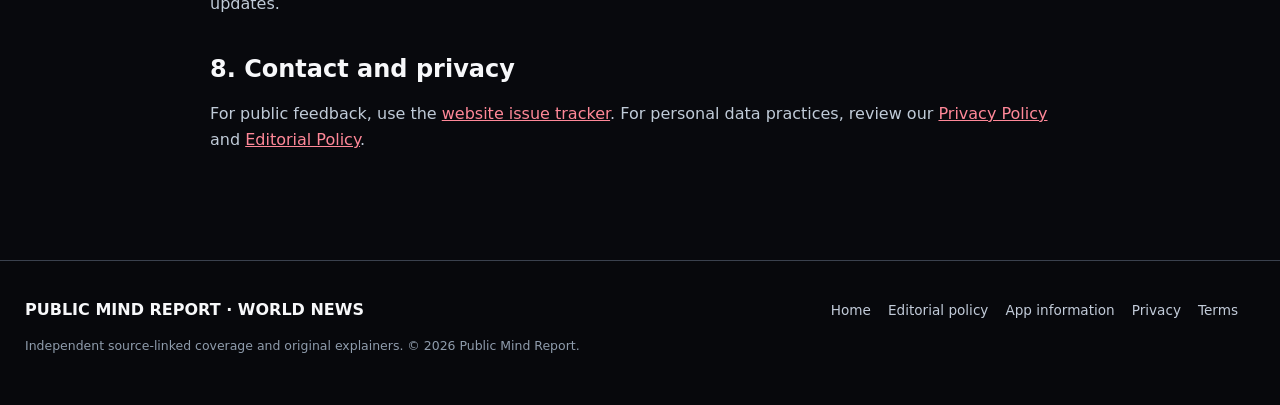
<file: terms.html>
<!doctype html><html lang="en"><head><meta charset="utf-8"><meta name="viewport" content="width=device-width,initial-scale=1"><meta name="description" content="Terms for public news website readers and the owner-operated JARVIS News Autopilot desktop application."><meta name="theme-color" content="#08090d"><title>Terms of Use | Public Mind Report</title><link rel="icon" type="image/svg+xml" href="assets/pm-emblem.svg"><link rel="stylesheet" href="assets/newsroom.css"></head><body><div class="topline"><div class="container"><span>PUBLIC MIND REPORT · WORLD NEWS</span><span>Privacy & transparency</span></div></div><header class="sitehead"><div class="container headrow"><a class="brand" href="index.html"><img class="brand-logo" src="assets/pm-emblem.svg" alt="Public Mind Report logo"><span>PUBLIC MIND REPORT<small>WORLD NEWS · ECONOMY · ENERGY</small></span></a><nav class="nav" aria-label="Main navigation"><a href="index.html#news">Latest news</a><a href="insights.html">Explainers</a><a href="app.html">About JARVIS</a><a class="nav-cta" href="channels.html">Our YouTube channels</a></nav></div></header><main><div class="page-head"><div class="container"><span class="eyebrow">LAST UPDATED OCTOBER 27, 2026</span><h1>Terms of use</h1><p class="lead">Terms for our informational website and private newsroom software.</p></div></div><div class="container content">
<h2>1. Scope</h2><p>Public Mind Report - World News provides source-linked news headlines, original explainers, and information about JARVIS News Autopilot. JARVIS is a privately operated desktop application for the channel owner, not a public SaaS platform or an open sign-up service.</p>
<h2>2. Reporting and accuracy</h2><p>Automated headline links reflect material published by credited sources, not independently verified breaking-news alerts. Publisher feeds can contain errors or corrections, and the site may update later than original sources. Original explainers provide general education, not personalized financial, investment or legal advice.</p>
<h2>3. External services</h2><p>Links to the UN, central banks, energy agencies, YouTube, GitHub and other external sites are provided for context. Those third parties control their own content, privacy policies and availability. Their inclusion does not imply affiliation or endorsement.</p>
<h2>4. Ownership and reuse</h2><p>Original site commentary and visual identity belong to their respective creators. Headlines remain attributed to and subject to the original publishers' rights. Do not assume any link or description grants a license to copy third-party photographs, articles, videos or other material.</p>
<h2>5. YouTube channels and external videos</h2><p>The website links to two YouTube channels: <a href="https://www.youtube.com/@PUBLICMINDREPORT" target="_blank" rel="noopener noreferrer">Public Mind Report</a> and <a href="https://www.youtube.com/@PublicMindReportNews" target="_blank" rel="noopener noreferrer">Public Mind Report - World News</a>. Video availability, subscriptions, viewing and interaction are provided through YouTube under its own terms. The website does not control YouTube's playback service.</p><h2>6. Owner-authorized use of JARVIS</h2><p>Only the channel owner should authorize JARVIS through Google OAuth. The owner controls deployment, upload approvals, content publication and access revocation. YouTube API quota, Google OAuth verification, content policies, account eligibility and audit restrictions apply regardless of website publication. Google and YouTube do not endorse this application.</p>
<h2>7. Availability and changes</h2><p>The site is offered for informational purposes without a guarantee of uninterrupted access or real-time news updates. Policies and features may change as the site develops, with relevant public notices and updates.</p>
<h2>8. Contact and privacy</h2><p>For public feedback, use the <a href="https://github.com/SoundVerse7/jarvis-news-oauth-info/issues" target="_blank" rel="noopener noreferrer">website issue tracker</a>. For personal data practices, review our <a href="privacy.html">Privacy Policy</a> and <a href="editorial.html">Editorial Policy</a>.</p></div></main><footer class="sitefooter"><div class="container footergrid"><div><strong>PUBLIC MIND REPORT · WORLD NEWS</strong><p>Independent source-linked coverage and original explainers. © 2026 Public Mind Report.</p></div><div><a href="index.html">Home</a><a href="editorial.html">Editorial policy</a><a href="app.html">App information</a><a href="privacy.html">Privacy</a><a href="terms.html">Terms</a></div></div></footer></body></html>
</file>
<file: styles.css>
:root{--bg:#090a0e;--panel:#141821;--ink:#f6f7fb;--muted:#bbc1cb;--red:#ed2941;--border:#353a44}
*{box-sizing:border-box}body{margin:0;background:var(--bg);color:var(--ink);font:16px/1.7 system-ui,-apple-system,"Segoe UI",Arial,sans-serif}a{color:#ff7a89;text-decoration-thickness:1px;text-underline-offset:4px}a:hover{color:#fff}.shell{max-width:1130px;margin:auto;padding:0 26px}header{border-bottom:1px solid var(--border);background:#0e1015}header .shell{display:flex;justify-content:space-between;align-items:center;gap:20px;padding-top:20px;padding-bottom:20px}.brand{display:flex;align-items:center;gap:12px;color:#fff;text-decoration:none;line-height:1.2;font-weight:900;letter-spacing:.06em}.brand img{height:54px;width:54px}.brand small{display:block;color:#b6bdc9;font-size:.65rem;letter-spacing:.17em}nav{display:flex;gap:22px;flex-wrap:wrap}nav a{color:#e3e5eb;text-decoration:none;font-size:.9rem}nav a[aria-current]{color:#ff697b}.hero{background:radial-gradient(circle at 78% 30%,rgba(222,19,50,.27),transparent 40%),repeating-linear-gradient(90deg,transparent,transparent 59px,rgba(255,255,255,.025) 60px),linear-gradient(130deg,#131721,#090a0e);border-bottom:1px solid var(--border)}.hero .shell{display:grid;grid-template-columns:1.15fr .85fr;gap:42px;align-items:center;min-height:550px;padding-top:67px;padding-bottom:67px}.hero img{width:100%;max-width:390px;display:block;margin:auto;filter:drop-shadow(0 12px 50px rgba(221,19,52,.2))}.eyebrow,.kicker{color:#ff6678;text-transform:uppercase;font-weight:900;letter-spacing:.16em;font-size:.78rem}h1,h2,h3{line-height:1.14;letter-spacing:-.03em}h1{font-size:clamp(2.7rem,5.2vw,5rem);text-transform:uppercase;margin:20px 0}h1 em{font-style:normal;color:#ff4b64}h2{font-size:clamp(1.8rem,3.5vw,2.6rem)}p{color:var(--muted)}.lead{font-size:1.18rem}.chips{display:flex;gap:10px;flex-wrap:wrap;margin:24px 0 32px}.chips span{border:1px solid #626775;color:#e5e7eb;font-size:.75rem;text-transform:uppercase;font-weight:700;border-radius:40px;padding:7px 13px}.button{display:inline-block;color:white;background:#d71d36;border:1px solid #ed2941;border-radius:5px;text-decoration:none;font-weight:800;padding:12px 20px;margin:0 10px 10px 0}.button.alt{background:transparent;border-color:#646a75}section{padding-top:66px;padding-bottom:68px}.cards{display:grid;grid-template-columns:repeat(3,minmax(0,1fr));gap:17px}.card,.panel{border:1px solid var(--border);background:linear-gradient(150deg,#1a1f2b,#12151c);border-radius:12px;padding:26px}.card strong{color:#ff5168;font-size:.78rem;letter-spacing:.15em}.card h3{margin:14px 0 10px}.card p{margin:0}.split{display:grid;grid-template-columns:1fr 1fr;gap:30px;align-items:center}.legal{max-width:890px;padding-top:70px;padding-bottom:85px}.legal h1{font-size:clamp(2.6rem,5vw,4rem)}.legal h2{font-size:1.4rem;margin-top:35px}.legal li{color:var(--muted);margin:8px 0}.notice{border-left:3px solid var(--red);background:#1b1d25;padding:16px 21px;margin-top:28px}footer{border-top:1px solid var(--border);padding:30px 0;color:#aeb4bf;font-size:.83rem}footer .shell{display:flex;justify-content:space-between;gap:16px;flex-wrap:wrap}.footer-links{display:flex;gap:20px}code{color:#f3f3f8}a:focus-visible{outline:2px solid white;outline-offset:4px}@media(max-width:790px){header .shell{align-items:flex-start}.hero .shell,.split,.cards{grid-template-columns:1fr}.hero .shell{padding-top:46px;gap:12px}.hero img{max-width:255px}}@media(max-width:500px){header .shell{flex-direction:column}h1{font-size:2.55rem}.shell{padding:0 18px}}
</file>
<file: assets/newsroom.css>
:root{color-scheme:dark;--bg:#08090d;--surface:#11151d;--surface2:#161c27;--ink:#f7f8fa;--muted:#b0bac6;--accent:#f23550;--accent2:#fe7b55;--line:#303745;--max:1230px}*{box-sizing:border-box}html{scroll-behavior:smooth}body{margin:0;background:var(--bg);color:var(--ink);font:16px/1.65 system-ui,-apple-system,Segoe UI,Arial,sans-serif}a{color:inherit}button,input{font:inherit}button{cursor:pointer}button:focus-visible,a:focus-visible,input:focus-visible{outline:3px solid #fff;outline-offset:3px}.container{width:min(var(--max),calc(100% - 44px));margin-inline:auto}.topline{background:#b81e38;color:#fff;padding:7px 0;font-size:.72rem;font-weight:850;letter-spacing:.14em;text-transform:uppercase}.topline .container{display:flex;justify-content:space-between;gap:12px}.topline span:last-child{opacity:.85}.sitehead{position:sticky;top:0;background:rgba(9,11,16,.96);z-index:20;backdrop-filter:blur(18px);border-bottom:1px solid var(--line)}.headrow{min-height:81px;display:flex;align-items:center;justify-content:space-between;gap:20px}.brand{display:flex;gap:13px;align-items:center;text-decoration:none;font-weight:950;line-height:1.08;letter-spacing:.1em;font-size:1.05rem}.brand-logo{height:54px;width:54px}.brand small{display:block;color:#a8b2c1;font-size:.63rem;letter-spacing:.2em;margin-top:7px}.nav{display:flex;flex-wrap:wrap;align-items:center;gap:24px}.nav a{text-decoration:none;font-size:.82rem;color:#d2d8e1;font-weight:800;text-transform:uppercase;letter-spacing:.04em}.nav a:hover{color:#ff6c7f}.nav .nav-cta{border:1px solid #e93853;padding:11px 16px;border-radius:4px;color:#fff;background:#b61b36}.ticker{border-bottom:1px solid var(--line);background:#121620}.ticker .container{display:flex;align-items:center;min-height:44px;gap:20px}.ticker strong{font-size:.71rem;color:#ff7384;text-transform:uppercase;letter-spacing:.1em;white-space:nowrap}.ticker a{color:#f0f2f6;text-decoration:none;font-size:.88rem;line-height:1.3;overflow:hidden;text-overflow:ellipsis;white-space:nowrap}.ticker-meta{font-size:.69rem;color:#a6b0bd;white-space:nowrap;margin-left:auto}.hero{position:relative;overflow:hidden;border-bottom:1px solid var(--line);background:radial-gradient(circle at 86% 36%,rgba(216,32,64,.23),transparent 31%),linear-gradient(125deg,#171c28 0%,#0a0c11 76%)}.hero:after{content:"";position:absolute;inset:0;pointer-events:none;opacity:.12;background-image:linear-gradient(90deg,#8892a3 1px,transparent 1px),linear-gradient(0deg,#8892a3 1px,transparent 1px);background-size:70px 70px;mask-image:linear-gradient(to right,transparent,black)}.hero-layout{position:relative;z-index:1;display:grid;grid-template-columns:minmax(0,1.4fr) minmax(250px,.65fr);gap:38px;align-items:center;min-height:410px;padding-top:66px;padding-bottom:65px}.eyebrow{font-weight:900;text-transform:uppercase;letter-spacing:.17em;font-size:.77rem;color:#ff7184}.hero h1{font-family:Impact,"Arial Narrow",system-ui,sans-serif;font-size:clamp(3.5rem,6.8vw,6.8rem);font-weight:900;letter-spacing:.012em;line-height:.95;margin:18px 0 22px;text-transform:uppercase}.hero h1 em{font-style:normal;color:#fb3453}.lead{font-size:1.15rem;color:#bfc9d5;max-width:635px}.hero-actions{display:flex;gap:12px;flex-wrap:wrap;margin-top:30px}.btn{display:inline-flex;justify-content:center;align-items:center;gap:9px;min-height:48px;padding:11px 20px;background:#da2545;color:#fff;text-decoration:none;border:1px solid #ee3353;font-weight:850;border-radius:4px;font-size:.9rem}.btn:hover{background:#f33656}.btn-outline{background:#141925;border-color:#4b5668}.btn-outline:hover{background:#232b3b}.hero-visual{position:relative;max-width:330px;margin-inline:auto}.hero-visual img{display:block;width:100%;filter:drop-shadow(0 0 55px rgba(241,42,75,.19))}.hero-visual:before{content:"";position:absolute;width:103%;aspect-ratio:1;border:1px solid rgba(242,67,92,.38);border-radius:50%;top:0;left:0;transform:scale(1.13)}.section{padding:69px 0}.section-alt{background:#10141c;border-block:1px solid var(--line)}.section-heading{display:flex;justify-content:space-between;align-items:end;gap:18px;margin-bottom:28px}.section h2{font-family:Impact,"Arial Narrow",system-ui,sans-serif;text-transform:uppercase;letter-spacing:.04em;line-height:1.08;font-size:clamp(2.3rem,4vw,3.8rem);margin:11px 0}.section-desc{color:var(--muted);margin:8px 0 0;max-width:750px}.update-status{font-size:.77rem;color:#bac4d1;text-align:right}.live-dot{display:inline-block;background:#ff4360;width:8px;height:8px;border-radius:50%;margin-right:8px}.toolbar{display:flex;align-items:center;justify-content:space-between;gap:15px;flex-wrap:wrap;margin:20px 0 25px}.tabs{display:flex;gap:8px;flex-wrap:wrap}.tabs button{background:#1c2431;color:#c4cddb;padding:9px 16px;border:1px solid #334052;border-radius:3px;font-weight:700;font-size:.83rem}.tabs button[aria-pressed="true"]{background:#c52642;border-color:#f44662;color:white}.search{background:#151a24;border:1px solid #3c4657;padding:10px 15px;color:#fff;border-radius:4px;width:min(100%,270px)}.featured-news{display:grid;grid-template-columns:1fr 1fr;border:1px solid var(--line);background:linear-gradient(125deg,#1e2534,#10151e);border-radius:7px;overflow:hidden;margin:22px 0}.feature-design{background:radial-gradient(circle at 45% 42%,#672136 0%,#271a2b 41%,#151924 72%);min-height:290px;display:grid;place-items:center;position:relative;overflow:hidden}.feature-design svg{width:78%;max-width:365px;opacity:.65}.feature-design:after{content:"WORLD NEWS";position:absolute;bottom:24px;left:24px;color:#fff;font-weight:900;letter-spacing:.28em;font-size:.78rem}.feature-copy{padding:42px 38px;align-self:center}.article-tag{display:inline-block;color:#ff7a8d;font-weight:900;text-transform:uppercase;letter-spacing:.1em;font-size:.73rem}.feature-copy h3{font-size:clamp(1.55rem,2.7vw,2.6rem);line-height:1.18;margin:15px 0}.feature-copy h3 a{text-decoration:none}.feature-copy h3 a:hover,.story h3 a:hover{color:#ff6a7f}.byline{font-size:.8rem;color:#aebaca}.byline span{color:#e3e8f0}.source-link{display:inline-flex;text-decoration:none;font-weight:850;margin-top:20px;color:#ff8291;font-size:.85rem}.stories{display:grid;grid-template-columns:repeat(3,minmax(0,1fr));gap:17px}.story{border:1px solid var(--line);border-radius:6px;background:#151b26;padding:25px 24px;min-height:240px;display:flex;flex-direction:column}.story h3{font-size:1.16rem;line-height:1.43;margin:13px 0;overflow-wrap:anywhere}.story h3 a{text-decoration:none}.story .byline{margin-top:auto;padding-top:16px}.story .source-link{margin-top:8px}.empty{background:#161c27;border:1px dashed #576176;border-radius:8px;padding:35px;color:#d9e0ea}.empty a{color:#ff7184}.morebtn{margin:27px auto 0;display:block;background:transparent;border:1px solid #677186;color:#fff;padding:11px 27px;border-radius:4px}.explainers{display:grid;grid-template-columns:repeat(3,minmax(0,1fr));gap:18px}.explain-card{border:1px solid var(--line);background:#181f2b;border-radius:7px;padding:28px;min-height:278px;display:flex;flex-direction:column}.explain-num{color:#ff566f;font-size:.85rem;font-weight:900;letter-spacing:.1em}.explain-card h3{font-size:1.38rem;line-height:1.3;margin:15px 0 10px}.explain-card p{color:#afbac9;margin:0 0 18px}.explain-card a{font-weight:850;color:#ff8594;margin-top:auto}.yt-row{display:grid;grid-template-columns:1.3fr .7fr;gap:38px;align-items:center}.yt-panel{background:#181d29;border:1px solid #475063;border-left:4px solid #df304d;padding:29px}.yt-panel strong{font-size:.75rem;color:#ff7184;letter-spacing:.15em}.yt-panel p{color:#d4dbe5}.disclosure{font-size:.8rem;color:#b5becb;line-height:1.7}.sitefooter{background:#07080c;border-top:1px solid #3a414e;padding:36px 0}.footergrid{display:flex;gap:28px;justify-content:space-between;flex-wrap:wrap}.sitefooter a{color:#c2cbd9;font-size:.85rem;text-decoration:none;margin-right:17px}.sitefooter a:hover{color:white}.sitefooter p{color:#8f9cac;font-size:.78rem;max-width:650px}.page-head{padding:66px 0 28px;border-bottom:1px solid var(--line);background:linear-gradient(120deg,#181e29,#0d1016)}.page-head h1{font-family:Impact,"Arial Narrow",system-ui,sans-serif;font-size:clamp(3rem,5vw,5rem);line-height:1;letter-spacing:.015em;text-transform:uppercase;margin:16px 0}.content{max-width:860px;padding-top:45px;padding-bottom:90px}.content h2{font-size:1.5rem;line-height:1.3;margin:36px 0 12px}.content h3{font-size:1.17rem;margin:24px 0 8px}.content p,.content li{color:#c0cbd8}.content a{color:#ff8898}.callout{background:#1a2230;border:1px solid #3d4c61;border-left:4px solid #ec3756;padding:24px;margin:26px 0;border-radius:4px}.figure-pull{font-family:Impact,"Arial Narrow",system-ui,sans-serif;font-size:2rem;line-height:1.25;color:#fff;margin:24px 0}.two-cols{display:grid;grid-template-columns:1fr 1fr;gap:20px}.support-grid{display:grid;grid-template-columns:1fr 1fr;gap:18px}.support-grid article{border:1px solid #3c4658;background:#151c27;padding:28px;border-radius:7px}.support-grid h3{margin-top:8px}.support-grid p{color:#bec8d4}small.note{color:#aebbc9}@media(max-width:980px){.hero-layout,.yt-row{grid-template-columns:1fr}.hero-layout{gap:25px}.hero-visual{display:none}.stories,.explainers{grid-template-columns:repeat(2,minmax(0,1fr))}.nav{gap:13px}.featured-news{grid-template-columns:1fr 1fr}}@media(max-width:710px){.topline span:last-child{display:none}.headrow{flex-direction:column;align-items:flex-start;padding:12px 0}.brand-logo{width:44px;height:44px}.nav{padding-bottom:10px;gap:13px}.nav a{font-size:.74rem}.hero-layout{min-height:0;padding:57px 0}.hero h1{font-size:clamp(2.9rem,14vw,4.8rem)}.section{padding:52px 0}.section-heading{align-items:flex-start;flex-direction:column}.update-status{text-align:left}.featured-news,.stories,.explainers,.two-cols,.support-grid{grid-template-columns:1fr}.feature-design{min-height:180px}.feature-copy{padding:27px}.story{min-height:180px}.ticker-meta{display:none}.container{width:calc(100% - 30px)}}
[hidden]{display:none!important}


/* Two-channel promotion */
.channel-pair{display:grid;grid-template-columns:repeat(2,minmax(0,1fr));gap:22px}
.channel-card{border:1px solid #39485e;border-radius:10px;background:linear-gradient(150deg,#172032,#10141c);padding:30px;box-shadow:0 14px 33px rgba(0,0,0,.18)}
.channel-card-news{background:linear-gradient(155deg,#321827,#11151c);border-color:#703548}
.channel-topline{display:flex;align-items:center;justify-content:space-between;gap:12px;color:#aab7c7;font-size:.68rem;letter-spacing:.12em;font-weight:850}
.channel-number{color:#ff6078}
.channel-hero{display:flex;align-items:center;gap:23px;margin:26px 0 18px}
.channel-hero img{width:94px;height:94px;flex:none;filter:drop-shadow(0 0 22px #aa274144)}
.channel-hero h2{font-size:clamp(1.3rem,2.1vw,2rem);font-weight:950;line-height:1.15;margin:5px 0 3px;letter-spacing:-.025em;text-transform:uppercase}
.handle{margin:3px 0;color:#ff8799;font-weight:750}
.channel-description{min-height:82px;color:#c3ceda;line-height:1.65}
.channel-buttons{display:flex;gap:11px;flex-wrap:wrap;margin-top:20px}
.channel-buttons .btn{font-size:.79rem;padding:10px 14px;min-height:44px}
.video-grid{display:grid;grid-template-columns:repeat(3,minmax(0,1fr));gap:19px}
.video-item{overflow:hidden;border-radius:8px;background:#17202b;border:1px solid #3d4757;min-width:0}
.video-thumb-link{display:block;aspect-ratio:16/9;overflow:hidden;background:linear-gradient(135deg,#202734,#491b2d)}
.video-thumb-link img{display:block;width:100%;height:100%;object-fit:cover;transition:transform .3s ease}
.video-thumb-link:hover img{transform:scale(1.03)}
.video-copy{padding:18px 19px 21px}
.video-copy .article-tag{font-size:.69rem}
.video-copy h3{font-size:1.05rem;line-height:1.45;margin:10px 0 13px}
.video-copy h3 a{color:#f4f7fb;text-decoration:none}
.video-copy h3 a:hover{color:#ff8495}
.video-copy .byline{margin:0}
.promo-mini{border:1px solid #3e4c62;border-radius:9px;background:linear-gradient(128deg,#211725,#131926);padding:30px;display:grid;grid-template-columns:1fr 1fr;gap:22px}
.promo-mini h3{margin:0 0 8px;font-size:1.45rem;line-height:1.25}
.promo-mini p{margin:0 0 16px;color:#c6cfdb}
.promo-mini .handle{margin:0 0 9px}
@media(max-width:970px){.channel-pair{grid-template-columns:1fr}.channel-description{min-height:0}.video-grid{grid-template-columns:repeat(2,minmax(0,1fr))}}
@media(max-width:620px){.channel-hero{gap:15px}.channel-hero img{width:72px;height:72px}.channel-card{padding:22px}.promo-mini,.video-grid{grid-template-columns:1fr}.video-copy{padding:17px}}


/* Non-intrusive viewer-controlled sharing; never tracks a share */
.video-actions{display:flex;align-items:center;justify-content:space-between;gap:12px;flex-wrap:wrap;margin-top:15px;border-top:1px solid #354050;padding-top:13px}
.video-watch{font-size:.77rem;color:#ff8495;font-weight:850;text-decoration:none}
.video-watch:hover{text-decoration:underline}
.video-share{background:#222c3b;color:#e9eef5;border:1px solid #435268;border-radius:4px;padding:7px 10px;font-size:.76rem;font-weight:750}
.video-share:hover{background:#333f51}


/* Source-to-channel discovery: attribution comes before promotion. */
.story-channel-cta{margin:13px 0 0;padding:10px 0 0;border-top:1px solid #354050;font-size:.78rem;line-height:1.5}
.story-channel-cta .channel-story-link{color:#ff8396;text-decoration:none;font-weight:750}
.story-channel-cta .channel-story-link:hover{text-decoration:underline}
.feature-copy .story-channel-cta{margin-top:18px;padding-top:14px}
</file>
